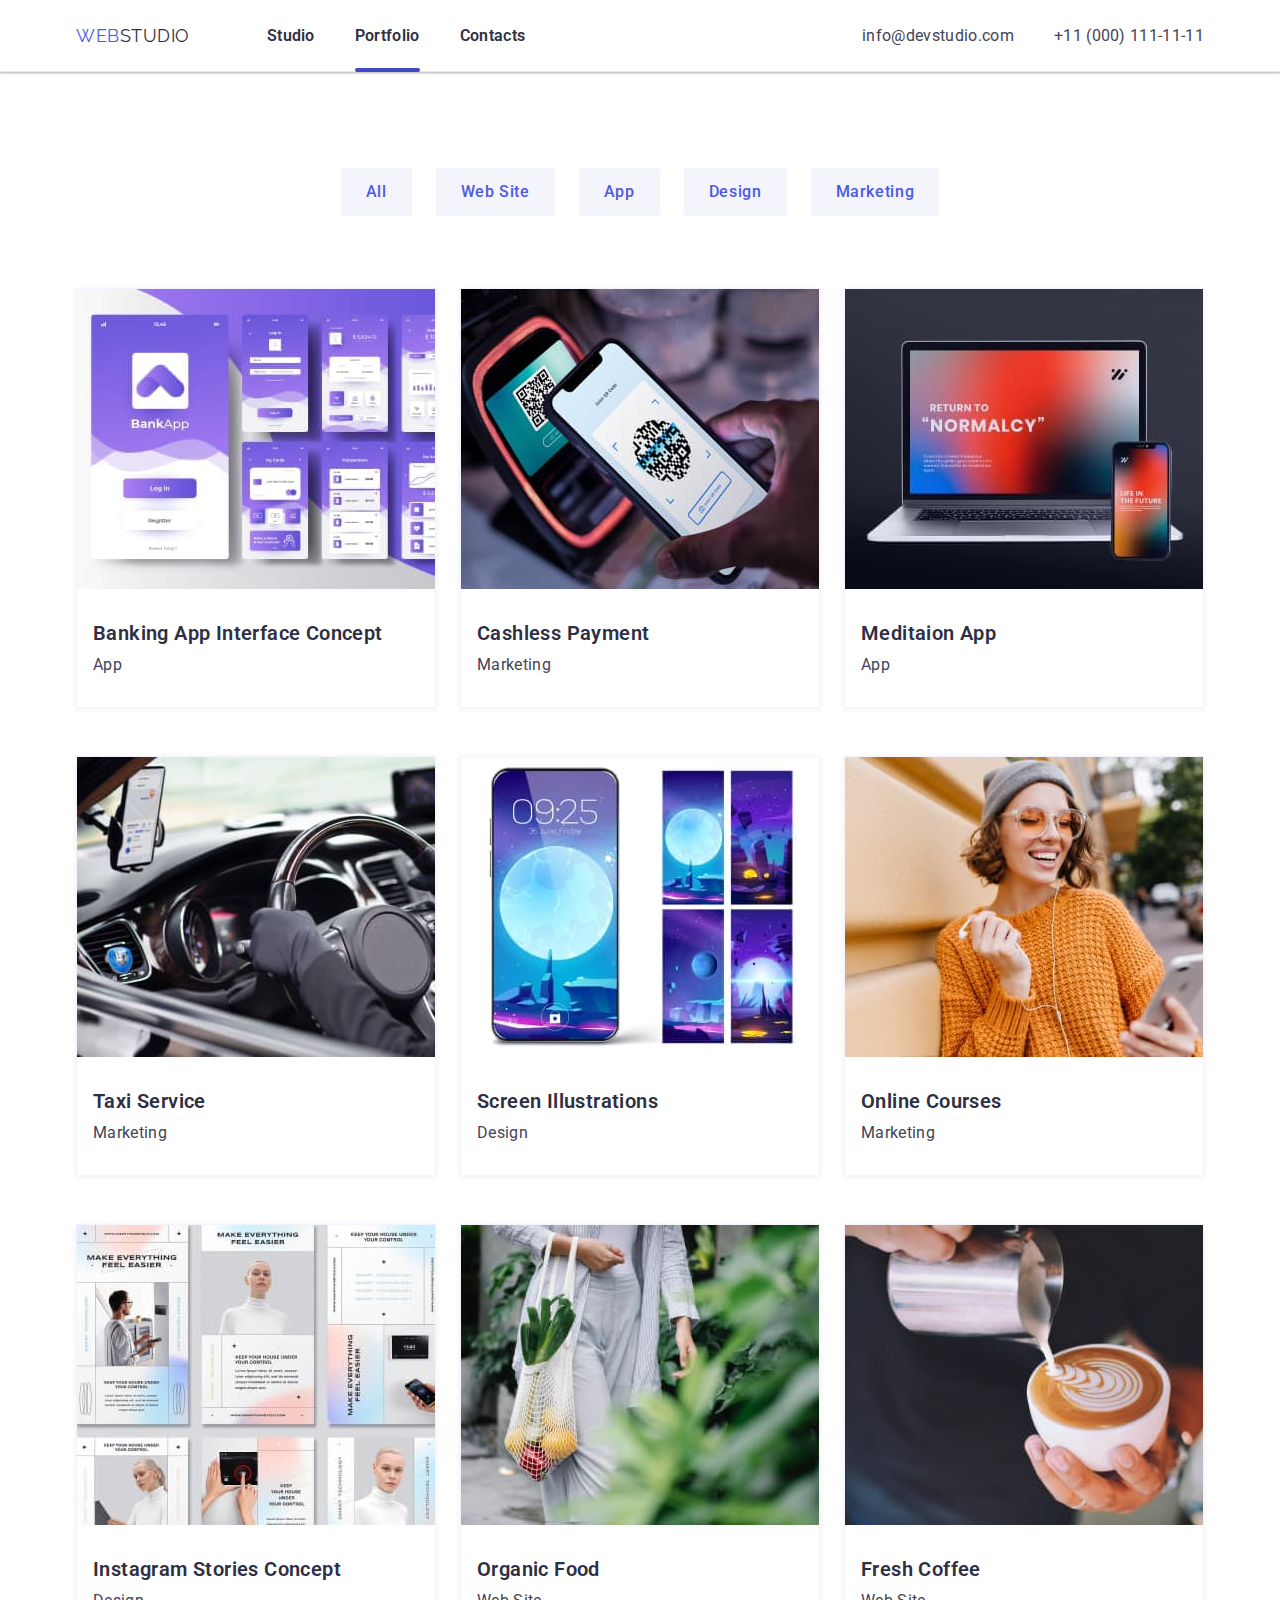
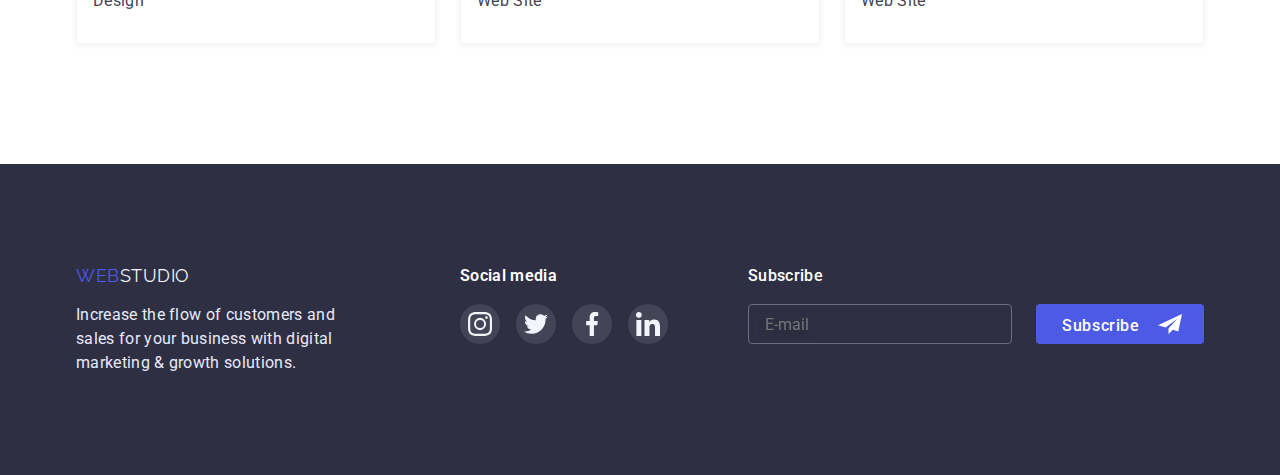
<file: portfolio.html>
<!DOCTYPE html>
<html lang="en">
<head>
    <meta charset="UTF-8">
    <meta http-equiv="X-UA-Compatible" content="IE=edge">
    <meta name="viewport" content="width=device-width, initial-scale=1.0">
    <title>Studio</title>
    <link rel="stylesheet" href="https://cdnjs.cloudflare.com/ajax/libs/modern-normalize/1.1.0/modern-normalize.min.css">
    <link rel="preconnect" href="https://fonts.googleapis.com"><link rel="preconnect" href="https://fonts.gstatic.com" crossorigin><link href="https://fonts.googleapis.com/css2?family=Raleway:wght@700&family=Roboto:wght@400;500;700;900&display=swap" rel="stylesheet">
    <link rel="stylesheet" href="./css/styles.css">
</head>
<body>
    <!-- Portfolio-navigation  -->
    <header class="portfolio-navigation navigation">
        <div class="container">
            <nav class="nav-item-link">
                <a class="link logo" href="index.html"><span class="partlogo">Web</span>Studio</a>                    
                     <ul class="navigation-list">
                         <li>
                            <a class="link cite-nav" href="index.html">Studio</a>
                        </li>
                         <li>
                             <div class="topnav">
                             <a class="link cite-nav" href="./portfolio.html">Portfolio</a>
                             </div>
                         </li>
                            <li>
                            <a class="link cite-nav" href="#">Contacts</a>
                        </li>
                     </ul>                         
             </nav> 
            <ul class="list">          
                 <li><a class="link contacts"  href="mailto:info@devstudio.com">info@devstudio.com</a></li>
                <li><a class="link contacts"  href="tel:+110001111111">+11 (000) 111-11-11</a></li>      
             </ul>       
        </div>
    </header>
    <main>
        <!-- work -->
        <section class="work">
            <div class="container"> 
                <h1 class="first-title" hidden>Examples of webstudio work</h1>  
                    <ul class="work-filter-list">
                         <li class="work-filter-item">
                             <button class="work-filter-button"  type="button">All</button>
                         </li>
                         <li class="work-filter-item">
                             <button class="work-filter-button" type="button">Web Site</button>
                         </li>
                         <li class="work-filter-item">
                            <button class="work-filter-button" type="button">App</button>
                         </li>
                         <li class="work-filter-item">
                            <button class="work-filter-button" type="button">Design</button>
                         </li>
                         <li class="work-filter-item">
                            <button class="work-filter-button" type="button">Marketing</button>
                         </li>
                     </ul>
            <!-- Photos -->
            <ul class="photos-image-list list">
                 <li class="photos-item">
                    <a class="photos-link link" href="#">
                        <div class="photos-list-img-wrapper">
                    <img src="./images/img-1.jpg" alt="Banking App Interface Concept" width="360" height="300">
                        <p class="overlay">
                            14 Stylish and User-Friendly App Design Concepts · Task Manager App · Calorie Tracker App · Exotic Fruit Ecommerce App · Cloud Storage App
                        </p>
                        </div>
                   <div class="photos-wrap">
                    <h2 class="photos-title">Banking App Interface Concept</h2>
                    <p class="photos-text">App</p>
                    </div>
                    </a>
                 </li>
                 <li class="photos-item">
                    <a class="photos-link link"  href="#">
                        <div class="photos-list-img-wrapper">
                        <img src="./images/img-2.jpg" alt="Cashless Payment" width="360" height="300">
                        <p class="overlay">
                            14 Stylish and User-Friendly App Design Concepts · Task Manager App · Calorie Tracker App · Exotic Fruit Ecommerce App · Cloud Storage App
                        </p>
                        </div>
                        <div class="photos-wrap">
                    <h2 class="photos-title">Cashless Payment</h2>
                    <p class="photos-text">Marketing</p>
                    </div>
                    </a>
                 </li>
                 <li class="photos-item">
                    <a class="photos-link link"  href="#">
                        <div class="photos-list-img-wrapper">
                             <img src="./images/img-3.jpg" alt="Meditaion App" width="360" height="300">
                        <p class="overlay">
                            14 Stylish and User-Friendly App Design Concepts · Task Manager App · Calorie Tracker App · Exotic Fruit Ecommerce App · Cloud Storage App
                        </p>
                        </div>
                     <div class="photos-wrap">
                    <h2 class="photos-title">Meditaion App</h2>
                    <p class="photos-text">App</p>
                    </div>
                    </a>
                 </li>
                  <li class="photos-item">
                    <a class="photos-link link"  href="#">
                         <div class="photos-list-img-wrapper">
                             <img src="./images/img-4.jpg" alt="Taxi Service" width="360" height="300">
                                <p class="overlay">
                                14 Stylish and User-Friendly App Design Concepts · Task Manager App · Calorie Tracker App · Exotic Fruit Ecommerce App · Cloud Storage App
                                </p>
                        </div>
                    <div class="photos-wrap">
                    <h2 class="photos-title">Taxi Service</h2>
                    <p class="photos-text">Marketing</p>
                    </div>
                    </a>
                 </li>
                 <li class="photos-item">
                    <a class="photos-link link"  href="#">
                        <div class="photos-list-img-wrapper">
                             <img src="./images/img-5.jpg" alt="Screen Illustrations" width="360" height="300">
                                 <p class="overlay">
                                 14 Stylish and User-Friendly App Design Concepts · Task Manager App · Calorie Tracker App · Exotic Fruit Ecommerce App · Cloud Storage App
                                 </p>
                        </div>
                     <div class="photos-wrap">
                    <h2 class="photos-title">Screen Illustrations</h2>
                    <p class="photos-text">Design</p>
                    </div>
                    </a>
                 </li>
                 <li class="photos-item">
                   <a class="photos-link link"  href="#">
                         <div class="photos-list-img-wrapper">  
                             <img src="./images/img-6.jpg" alt="Online Courses" width="360" height="300">
                                 <p class="overlay">
                                 14 Stylish and User-Friendly App Design Concepts · Task Manager App · Calorie Tracker App · Exotic Fruit Ecommerce App · Cloud Storage App
                                 </p>
                         </div>
                    <div class="photos-wrap">
                   <h2 class="photos-title">Online Courses</h2>
                    <p class="photos-text">Marketing</p>
                    </div>
                    </a>
                 </li>            
                 <li class="photos-item">
                   <a class="photos-link link"  href="#">
                     <div class="photos-list-img-wrapper">
                         <img src="./images/img-7.jpg" alt="Instagram Stories Concept" width="360" height="300">
                             <p class="overlay">
                             14 Stylish and User-Friendly App Design Concepts · Task Manager App · Calorie Tracker App · Exotic Fruit Ecommerce App · Cloud Storage App
                             </p>
                     </div>
                    <div class="photos-wrap">
                   <h2 class="photos-title">Instagram Stories Concept</h2>
                   <p class="photos-text">Design</p>
                   </div>
                   </a>
                 </li>
                 <li class="photos-item">
                    <a class="photos-link link"  href="#">
                     <div class="photos-list-img-wrapper"> 
                         <img src="./images/img-8.jpg" alt="Organic Food" width="360" height="300">
                             <p class="overlay">
                             14 Stylish and User-Friendly App Design Concepts · Task Manager App · Calorie Tracker App · Exotic Fruit Ecommerce App · Cloud Storage App
                             </p>
                     </div>
                     <div class="photos-wrap">
                    <h2 class="photos-title">Organic Food</h2>
                    <p class="photos-text">Web Site</p>
                    </div>
                    </a>
                 </li>
                 <li  class="photos-item">
                    <a class="photos-link link"  href="#">
                    <div class="photos-list-img-wrapper">
                        <img src="./images/img-9.jpg" alt="Fresh Coffee" width="360" height="300">
                             <p class="overlay">
                             14 Stylish and User-Friendly App Design Concepts · Task Manager App · Calorie Tracker App · Exotic Fruit Ecommerce App · Cloud Storage App
                             </p>
                     </div>
                     <div class="photos-wrap">
                    <h2 class="photos-title">Fresh Coffee</h2>
                    <p class="photos-text">Web Site</p>
                    </div>
                    </a>
                 </li>            
           </ul>   
            </div>
        </section>
    </main>
    <!-- Footer -->
   <footer class="footer">
    <div class="container">
      <div class="footer-slogan">
      <a class="link logo footpartlogo" href="index.html"><span class="partlogo">Web</span>Studio</a>
      <p class="text foot-text">Increase the flow of customers and sales for your business with digital marketing & growth solutions.</p>
      </div>
    <div class="footer-soc">
        <h2 class="footer-text">Social media</h2>
     <ul class="footer-soc-list">
        <li class="footer-soc-item">   
            <a href="" class="footer-soc-link item">
              <svg class="footer-soc-icon" width="24" height="24">
                <use href="./images/icons.svg#icon-instagram"></use>
              </svg>
            </a>
        </li>
        <li class="footer-soc-item">
            <a href="" class="footer-soc-link item">
                <svg class="footer-soc-icon" width="24" height="24">
                    <use href="./images/icons.svg#icon-twitter"></use>
                  </svg>
            </a>
        </li>
        <li class="footer-soc-item">
            <a href="" class="footer-soc-link item">
                <svg class="footer-soc-icon" width="24" height="24">
                    <use href="./images/icons.svg#icon-facebook"></use>
                  </svg>
            </a>
        </li>
        <li class="footer-soc-item">
            <a href="" class="footer-soc-link item">
                <svg class="footer-soc-icon" width="24" height="24">
                    <use href="./images/icons.svg#icon-linkedin"></use>
                  </svg>
            </a>
        </li>
    </ul>
    </div>  
<!-- container-subscribe -->
    <div class="container-subscribe">
        <p class="footer-subscribe-text">Subscribe</p>
        <form class="footer-form">
        <input
        class="subscribe-form-input"
        type="email"
        name="email"
        required
        minlength="5" 
        placeholder="E-mail" />
       <span class="button-subscribe-container">
     <button class="subscribe-form-btn" type="submit">Subscribe
        <svg class="button-icon" width="24" height="24">
            <use href="./images/icons3.svg#icon-Frame"></use>
        </svg>
    </button>
        </span>
        </form>
     </div> 
    </div>
  </footer>
  <script src="./js/modal.js"></script>
  <script src="https://unpkg.com/aos@2.3.1/dist/aos.js"></script>
  <script>
      AOS.init();
    </script>
</body>
</html>
</file>
<file: css/styles.css>
:root {
    --primary-text-color: #434455;
    --title-text-color: #2E2F42;
    --accent-color:#4D5AE5;
    --primary-white-color: #ffffff;
    --first-complementary-color:#F4F4FD;
    --second-complementary-color:#E7E9FC;
    --main-font-size:16px;
 }
* {
  box-sizing: border-box;
}
p,h1,h2,h3,h4,h5,h6 {
  margin: 0;
}
ul, ol {
  margin: 0;
  padding-left: 0;
  list-style: none;
}
img {
  display: block;
}
 /*----BODY------*/
  body{
    background-color:var(--primary-white-color);
    color: var(--primary-text-color);
    font-family:Roboto,sans-serif;
    letter-spacing: 0.02em;
  }
  /*------navigation-----*/
  .navigation {
    height: 72px;
    display: flex;
    align-items: center;
  }
   .container {
    width: 1158px;
    padding-left: 15px;
    padding-right: 15px;
    margin: 0 auto;
    }
   .navigation > .container {
    display: flex;
    align-items: center;
    }
   .navigation-list {
    display: flex;
    align-items: center;
    gap: 40px;
   }
  .nav-item-link {
    display: flex;
    align-items: center;
    margin-right: auto;
  }  
  .logo{
    color: var(--title-text-color);
    font-family:Raleway, sans-serif;
    font-size: 18px;
    line-height: 1.3;
    letter-spacing: 0.03em;
    text-transform: uppercase;
    display: flex;
    align-items: flex-end;
    flex-shrink: 0;
    margin-right: 77px;
  }
  .partlogo{
    color: var(--accent-color);
  }
  .footpartlogo{
    color: var(--first-complementary-color);
  }
  /*------NAVIGATION--------*/
  .cite-nav{
    color: var(--title-text-color);
    font-weight: 600;
    font-size:var(--main-font-size);
    line-height: 1.5;
    display: flex;
    position: relative;
  }
  .contacts{
    color: var(--primary-text-color);
    font-size:var(--main-font-size);
    line-height: 1.5;
    margin-left: 40px;
  }
  .link:hover,
  .link:focus{
    color:var(--accent-color);
  }
  .link{
    text-decoration: none; 
    transition: color 250ms cubic-bezier(0.4, 0, 0.2, 1);
  }
  /*------ line -----*/
  .topnav .cite-nav::after { 
    content: "";
    position: absolute;
    display: block;
    width: 100%;
    height: 4px;
    left: 0;
    bottom: -24px;
    background-color: #404BBF;
    border-radius: 2px;
    transition: transform 250ms cubic-bezier(0.4, 0, 0.2, 1);
    opacity: 1;
  }
  .cite-nav:hover::after,
  .cite-nav:focus::after {
   width: 100%;
  }
  /*----------------acquaintance------------*/
  .acquaintance{
    /*max-width: 1600px;*/
    background-color:var(--title-text-color);
    text-align: center;
    padding-top: 192px;
    padding-bottom: 192px;
    background-image: linear-gradient(
      rgba(46, 47, 66, 0.7),
      rgba(46, 47, 66, 0.7)),
      url(../images/people-office\ 1.jpg);
    background-repeat: no-repeat;
    background-position: center;
    background-size: cover;
  }
  .list{
    display: flex;
    flex-wrap: wrap;
  }
  .button {
    color: var(--primary-white-color);
    background-color:var(--accent-color);
    border: 1px solid var(--second-complementary-color);
    font-family: inherit;
    font-weight: 700;
    font-size:var(--main-font-size);
    line-height: 1.2;
    width: 169px;
    height: 51px;
    letter-spacing: 0.04em;
    cursor: pointer;
    box-shadow: 0px 4px 4px rgba(0, 0, 0, 0.15);
    border-radius: 4px;  
    border-color: transparent; 
    margin: 0 auto;
    display: block; 
    transition: color 250ms linear, 
    background-color  250ms linear, 
    box-shadow 250ms linear, border-radius box-shadow 250ms linear, transform 250ms cubic-bezier(0.4, 0, 0.2, 1);
  }
  .button:hover,
  .button:focus{
    color: var(--primary-white-color);
    background-color: hsl(235, 50%, 50%);
    box-shadow: 0px 4px 4px rgba(0, 0, 0, 0.15);
    border-radius: 4px;
  }
  .first-title{
    color: var(--primary-white-color);  
    font-weight: 700;
    font-size: 56px;
    line-height: 1.1;
    text-align: center;
    letter-spacing: 0.02em;
    margin-bottom: 48px;
    justify-content: center;
  } 
    /*-------------advantages------------*/
    .advantages{ 
    padding-top: 120px;
    padding-bottom: 120px;
    flex-direction: column; 
    }
  .advantages-list{   
    margin-top: 0;
    margin-bottom: 8px;
    align-items: center;
    column-gap: 24px;
    display: flex; 
  }
  .advantages-title{
    font-family: 'Roboto', sans-serif;
    font-style: normal;
    font-weight: 600;
    font-size: 20px;
    line-height: 1.20;
    letter-spacing: 0.02em;
    color: #2E2F42;
    flex: none;
    order: 0;
    flex-grow: 0;
    text-align:justify;
    margin-top: 8px;
    }
    .advantages-item{
      min-width: 264px;
    }
    .advantages-item::before{
      display: block;
      content: "";
      height: 112px;
      background: #F4F4FD;
      border-radius: 4px;
      background-size: contain;
      background-repeat: no-repeat;
      background-position: center;
    }
    .icon-antena::before{
      background-size: auto;
      background-image: url(../images/antenna\ 1.png);
    }
    .icon-clock::before{
      background-size: auto;
      background-image: url(../images/clock\ 1.png);
    }
    .icon-diagram::before{
      background-size: auto;
      background-image: url(../images/diagram\ 1.png);
    }
    .icon-astronaut::before{
      background-size: auto;
      background-image: url(../images/astronaut\ 1.png);
    }
   .advantages-text{
    margin-top: 8px;
    width: 264px;
    font-family: 'Roboto', sans-serif;
    font-style: normal;
    font-weight: 400;
    font-size: 16px;
    line-height: 1.5;
    letter-spacing: 0.02em;
    color: #434455;
    flex: none;
    order: 1;
    flex-grow: 0;
  }
/*----------------funktions---------------*/
.functions{ 
    margin: 0px;
    padding: 0px;
    padding-bottom: 120px; 
}  
.functions-title{
    font-family: 'Roboto', sans-serif;
    font-style: normal;
    font-weight: 600;
    font-size: 36px;
    line-height: 1.11;
    text-align: center;
    letter-spacing: 0.02em;
    text-transform: capitalize;
    color: #2E2F42;
}
  .funktions-item{
    width: calc((100% - 60px) / 3); 
    margin-bottom: 72px; 
  }
.function-list{
    margin-top: 72px;
    gap: 24px; 
    display: flex;
    gap: 24px;
} 
.service{  
  background: linear-gradient(0deg, rgba(77, 90, 229, 0.1), rgba(77, 90, 229, 0.1)), url(2368.jpg);
  background-blend-mode: soft-light, normal;
  border: 1px solid #E7E9FC;
}
  /*-------------------*/
 .second-title,
 .third-title {  
    color: var(--title-text-color);
    font-weight: 600;
    font-size: 20px;
    line-height: 1.2;
    text-align: center;
    align-items: center;
 }
 .text,
 .photos-text{
    font-size:var(--main-font-size);
    line-height: 1.5;
 }
 /*-------team--------*/
.team{
    text-align: center;
    background: #F4F4FD;
    padding-top: 120px;
    padding-bottom: 120px;
}
 .team-list{ 
    text-align: center;
    display: flex;
    gap: 24px;
}
.team-uptitle{
  font-family: 'Roboto', sans-serif;
  font-style: normal;
  font-weight: 600;
  font-size: 36px;
  line-height: 1.11;
  text-align: center;
  letter-spacing: 0.02em;
  text-transform: capitalize;
  color: #2E2F42;
  padding-bottom: 72px;
}
.team-item{
  box-shadow: 0px 1px 6px rgba(46, 47, 66, 0.08), 0px 1px 1px rgba(46, 47, 66, 0.16), 0px 2px 1px rgba(46, 47, 66, 0.08);
  border-radius: 0px 0px 4px 4px;
  text-align: center;
  background-color: #FFFFFF;
}
.team-wrap{
  margin-top: 32px; 
  margin-bottom: 12px;
}
.team-title{
  text-align: center;
}
.team-text{
  padding-top: 8px;
  background-color:  #FFFFFF;
  margin-bottom: 12px;
}
.team-soc-list {
 margin-top: 12px;
  display: flex;
  justify-content: center;
  gap: 24px;
  margin-bottom: 36px;
}
.team-soc-item {
  width: 40px;
  height: 40px;
  color: #F4F4FD;
}
.team-soc-link {
  width: 100%;
  height: 100%;
  background-color: #4D5AE5;
  border-radius: 50%;
  display: flex;
  align-items: center;
  justify-content: center;
  transition: background-color 250ms linear, opacity 250ms cubic-bezier(0.4, 0, 0.2, 1), visibility 300ms linear;
}
.team-soc-icon,
.footer-soc-icon {
  fill: #F4F4FD;
}
.team-soc-link:hover,
.team-soc-link:focus {
  background-color:  hsl(235, 50%, 50%);
}
  /*---------customers--------*/
.customers {
  padding-top: 130px;
  padding-bottom: 120px;
}
.customers-title{
font-family: 'Roboto', sans-serif;
font-style: normal;
font-weight: 700;
font-size: 36px;
line-height: 1.16;
text-align: center;
letter-spacing: 0.03em;
color: #2E2F42;
margin-bottom: 72px;
}
.customers-list{
list-style-type: none;
display: flex;
gap: 24px;
}
.customers-icon{
width: 168px;
height: 88px;
fill: #8E8F99;
padding: 16px 32px;
border-radius: 4px;
border: 1px solid #8E8F99;
transition: fill 250ms linear, border 250ms linear, cubic-bezier(0.4, 0, 0.2, 1);
}
.customers-link{
display:inline-flex;
align-items: center;
justify-content: center;
background-color:  #ffffff;
fill: #8E8F99;
transition: fill 250ms linear, border 250ms linear, cubic-bezier(0.4, 0, 0.2, 1);
}
.customers-link:focus .customers-icon,
.customers-link:active .customers-icon,
.customers-link:hover .customers-icon {
fill: #4D5AE5;
border: 1px solid #4D5AE5;
}
 /*-------footer---------*/
.footer {
padding-top: 100px;
background-color:var(--title-text-color);
padding-bottom: 100px;
}
.footer .container{
display:flex;
}
.footer-slogan {
max-width: 264px;
margin: 0px;
padding: 0px;
}
.foot-text{
width: 264px;
color: var(--second-complementary-color);
margin-top: 16px;
}
.footer-soc {
margin-left: 120px;
width: 208px;
height: 80px;
}
.footer-text {
font-family: 'Roboto', sans-serif;
font-style: normal;
font-weight: 600;
font-size: 16px;
line-height: 1.50;
letter-spacing: 0.02em;
color: #FFFFFF;
margin-bottom: 16px;
}
.footer-soc-list {
gap: 16px;
display: flex;
}
.footer-soc-item {
width: 40px;
height: 40px;
}
.footer-soc-link {
width: 100%;
height: 100%;
background: rgb(255, 255, 255, 0.1); 
border-radius: 50%;
display: flex;
align-items: center;
justify-content: center;
transition: background-color 250ms cubic-bezier(0.4, 0, 0.2, 1), visibility 300ms linear;
}
.footer-soc-link:hover,
.footer-soc-link:focus {
background-color: #31D0AA;
}
/*---------subscribe--------*/
.container-subscribe {
margin-left: 80px;
background-color: transparent;
width: 456px;
height: 80px;
}
.footer-subscribe-text {
font-family: 'Roboto', sans-serif;
font-style: normal;
font-weight: 500;
font-size: 16px;
line-height: 1.50;
letter-spacing: 0.02em;
color: #FFFFFF;
margin-bottom: 16px;
}
.subscribe-form-input {
padding-left: 16px;
width: 264px;
height: 40px;
border: 1px solid rgba(255, 255, 255, 0.3);
filter: drop-shadow(0px 4px 4px rgba(0, 0, 0, 0.15));
border-radius: 4px;
background-color: transparent;
}
.subscribe-form-input:focus {
outline: none;
color: var(--first-complementary-color);
border: 1px solid var(--accent-color);
}
.subscribe-form-btn {
position: absolute;
margin-left: 24px;
width: 168px;
height: 40px;
padding: 8px 24px;
font-family: 'Roboto', sans-serif;
font-style: normal;
font-weight: 500;
line-height: 1.50;
align-items: center;
text-align: center;
letter-spacing: 0.04em;
color: #FFFFFF;
padding: 8px 64px 8px 24px;
border-radius: 4px;
cursor: pointer;
background-color:  #4D5AE5;
border-color: transparent;
transition: color 250ms linear, background-color 250ms linear cubic-bezier(0.075, 0.82, 0.165, 1);
}
.button-subscribe-container {
position: relative;
}
.button-icon {
gap: 1px;
width: 24px;
height: 24px;
top: 50%;
left: 120px;
transform: translateY(-50%);
position: absolute;
display: block;
background-color: transparent;
fill: var(--primary-white-color);
}
.subscribe-form-btn:hover,
.subscribe-form-btn:focus{
color:var(--primary-white-color);
background-color: #404BBF;
}
 /*------------------------PORTFOLIO---------------------------*/
.portfolio-navigation{
border-bottom: 1px solid #E7E9FC;
box-shadow: 0px 2px 1px rgba(46, 47, 66, 0.08),
 0px 1px 1px rgba(46, 47, 66, 0.16), 
 0px 1px 6px rgba(46, 47, 66, 0.08);
 }
 /*--work--*/
.work {
padding-top: 96px;
padding-bottom: 120px;
align-items: center;
justify-content: center;
 }
 .work-filter-list {
gap: 24px;
display: flex;
justify-content: center;
align-items: center;
}
.work-filter-button {
  font-family: 'Roboto', sans-serif;
  font-style: normal;
  font-weight: 500;
  font-size: 16px;
  text-align: center;
  letter-spacing: 0.04em;
  height: 48px;
  padding: 12px 24px;
  cursor: pointer;
  border-radius: 4px;
  color: var(--accent-color);
  background-color: #F4F4FD;
  border: 1px solid #E7E9FC;
  line-height: 1.2;
  border-color: transparent; 
  height: 48px;
  transition: background-color 250ms linear, color 250ms linear, box-shadow 250ms linear, cubic-bezier(0.4, 0, 0.2, 1), visibility 300ms linear;
}
.work-filter-button:hover,
.work-filter-button:focus {
  background-color: #4D5AE5;
  color: #fff;
  box-shadow: 0px 3px 1px rgba(0, 0, 0, 0.1),
   0px 2px 1px rgba(0, 0, 0, 0.08), 
   0px 2px 2px rgba(0, 0, 0, 0.12);
}
/*-----------photos--------*/
  .photos-image-list{
  margin-top: 72px;
  display: flex; 
  flex-wrap: wrap;
  column-gap: 24px;
  row-gap: 48px;
  justify-content: center;
}
.photos-item:hover {
  border: 0.5px solid #F4F4FD;
  box-shadow: 0px 1px 6px rgba(46, 47, 66, 0.08),
   0px 1px 1px rgba(46, 47, 66, 0.16),
   0px 2px 1px rgba(46, 47, 66, 0.08);
}
.photos-title{
  font-family: 'Roboto', sans-serif;
  font-weight: 600;
  font-style: normal;
  font-size: 20px;
  line-height: 1.20;
  letter-spacing: 0.02em;
  color: #2E2F42; 
}
.photos-wrap { 
  padding-top: 32px;
  padding-bottom: 32px;
  padding-left: 16px;
}
.photos-text{ 
  font-style: normal;
  font-weight: 400;
  font-size: 16px;
  line-height: 1.50;
  letter-spacing: 0.02em;
  color: #434455;
  margin-top: 8px;
  font-family: 'Roboto', sans-serif;
}
.photos-item{
border: 0.5px solid #F4F4FD;
box-shadow: 0px 1px 6px rgba(46, 47, 66, 0.08);
width: calc((100% - 48px) / 3 );
width: 360px;
height: 420px;
transition: border 250ms linear, box-shadow 250ms linear cubic-bezier(0.4, 0, 0.2, 1), visibility 300ms linear;
}
.img {
  display: block;
  max-width: 100%;
  height: auto;
}
.photos-link {
  display: block;
  transition: transform 250ms linear cubic-bezier(0.4, 0, 0.2, 1), visibility 300ms linear;
}
.photos-list-img-wrapper {
  position: relative;
  overflow: hidden;
  content: '';
}
.overlay {
  position: absolute;
  left: 0;
  top: 0;
  width: 100%;
  height: 100%;
  overflow: auto;
  transform: translate(0, 100%);
  transition: transform 250ms linear;
  font-size: 16px;
  color: #F4F4FD;
  padding-top: 40px;
  padding-bottom: 164px;
  padding-left: 32px;
  padding-right: 32px;
  background-color: #4D5AE5;
  transition: transform 250ms linear cubic-bezier(0.4, 0, 0.2, 1), visibility 300ms linear;
}
.photos-link:hover .overlay,
.photos-link:focus .overlay {
  transform: translate(0, 0);
}
/*-------modal window-------*/
.backdrop {
position: fixed;
top: 0;
left: 0;
z-index: 100;
width: 100%;
height: 100%;
background: rgba(46, 47, 66, 0.4);
opacity: 1;
transition: opacity 250ms cubic-bezier(0.4, 0, 0.2, 1),
visibility 250ms cubic-bezier(0.4, 0, 0.2, 1);
}
.backdrop.is-hidden {
opacity: 0;
visibility: hidden;
pointer-events: none;
}
.modal {
position: absolute;
top: 50%;
left: 50%;
width: 408px;
height: 584px;
border-radius: 4px;
background-color: var(--primary-white-color);
padding: 24px;
transform: translate(-50%, -50%) scale(1);
transition: transform 250ms cubic-bezier(0.4, 0, 0.2, 1);
}
.backdrop.is-hidden .modal {
  transform: translate(-50%, -50%) scale(0);
}
.modal-close-btn {
cursor: pointer;
top: 24px;
right: 24px;
position: absolute;
display: flex;
align-items: center;
width: 24px;
justify-content: center;
height: 24px;
border-radius: 50%;
background-color:  #dfe1ed;;
border: 1px solid rgba(0, 0, 0, 0.1);
padding: 0;
transition: backgraund-color var(--primary-text-color) 250ms linear cubic-bezier(0.4, 0, 0.2, 1),
border-color 250ms linear cubic-bezier(0.4, 0, 0.2, 1);
}
.modal-close-btn-icon {
transition: background-color 250ms linear cubic-bezier(0.4, 0, 0.2, 1);
}
  .modal-close-btn:hover,
  .modal-close-btn:focus {
    background-color: #404BBF;
    fill: var(--primary-white-color);
  }
  /*.modal-close-btn:hover .modal-close-btn-icon,*/
  .modal-close-btn:focus .modal-close-btn-icon {
    outline: none;
    background-color: var(--accent-color);
  }
  /*------------modal-container------------*/
  .modal-text {
  margin-top: 57px;
  font-family: 'Roboto', sans-serif;
  font-style: normal;
  font-weight: 500;
  font-size: 16px;
  line-height: 1.50;
  text-align: center;
  letter-spacing: 0.02em;
  color: #2E2F42;
  }
  .modal-form {
  display: flex;
  flex-direction: column;
  margin-top: 16px;
  width: 360px;
  }
.modal-form-field {
background-color: transparent;
margin-bottom: 8px;
}
.modal-form-input-desc {
display: block;
background-color:transparent;
font-family: 'Roboto', sans-serif;
font-style: normal;
font-weight: 400;
font-size: 12px;
line-height: 1.16;
letter-spacing: 0.01em;
color: #8E8F99;
margin-bottom: 4px;
}
 .modal-form-input-wrapper {
 position: relative;
 width: 100%;
 }
.modal-form-input {
padding-left: 38px;
width: 100%;
height: 40px;
box-sizing: border-box;
border-radius: 4px;
background-color: transparent;
border: 1px solid rgba(33, 33, 33, 0.2);
transition: border-color var(--first-complementary-color) 250ms linear cubic-bezier(0.4, 0, 0.2, 1);
}
.modal-form-input:focus {
outline: none;
border-color: var(--accent-color);
}
.modal-form-input-icon {
position: absolute;
display: block;
top: 50%;
left: 19px;
transform: translateY(-50%);
transition: fill var(--first-complementary-color) 250ms linear cubic-bezier(0.4, 0, 0.2, 1);
}
.modal-form-input:focus + .modal-form-input-icon {
fill: #404BBF;
}
.modal-form-message {
width: 100%;
height: 120px;
font-family: 'Roboto', sans-serif;
font-style: normal;
font-weight: 400;
font-size: 12px;
line-height: 1.16;
letter-spacing: 0.01em;
color: #2E2F42;
border: 1px solid rgba(33, 33, 33, 0.2);
border-radius: 4px;
padding: 8px 16px;
resize: none;
transition: border-color 250ms linear cubic-bezier(0.4, 0, 0.2, 1);
}
.modal-form-message:focus {
outline: none;
border-color: var(--accent-color);
}
.modal-form-message::placeholder {
font-size: 12px;
color: rgba(117, 117, 117, 0.5);
}
/*------- checkbox --------*/
.modal-form-check-desc {
  display: flex;
  align-items: center;
  font-family: 'Roboto', sans-serif;
  font-style: normal;
  font-weight: 400;
  font-size: 12px;
  line-height: 1.33;
  letter-spacing: 0.04em;
  color: #757575;
  margin-bottom: 24px;
}
.visually-hidden {
  position: absolute;
  width: 1px;
  height: 1px;
  margin: -1px;
  padding: 0;
  overflow: hidden;
  border: 0;
  clip: rect(0 0 0 0);
}
.modal-form-check-desc::before {
  display: block;
  width: 16px;
  height: 16px;
  border: 1px solid #2E2F42;
  content: '';
  cursor: pointer;
  border-radius: 4px;
  margin-right: 12px;
}
.modal-form-check:checked + .modal-form-check-desc::before {
background-color: #404BBF;
background-image: url(../images/vector.svg);
background-repeat: no-repeat;
display: flex;
align-items:center;
background-position: center;
border: #404BBF;
}
.modal-form-check:focus + .modal-form-check-desc::before {
outline: none;
}

.modal-form-submit {
align-self: center;
padding: 16px 32px;
width: 169px;
height: 56px;
color: var(--primary-white-color);
background-color:var(--accent-color);
border: 1px solid var(--second-complementary-color);
font-family: inherit;
font-weight: 700;
font-size:var(--main-font-size);
line-height: 1.2;
letter-spacing: 0.04em;
border-color: transparent; 
align-items: center;
cursor: pointer;
box-shadow: 0px 4px 4px rgba(0, 0, 0, 0.15);
border-radius: 4px;  
margin: 0 auto;
display: block; 
transition: color 250ms linear cubic-bezier(0.4, 0, 0.2, 1), visibility 300ms linear,
background-color  250ms linear, 
box-shadow 250ms linear, border-radius box-shadow 250ms linear, transform 250ms cubic-bezier(0.4, 0, 0.2, 1);
}
.modal-form-submit:hover,
.modal-form-submit:focus {
color: var(--primary-white-color);
background-color: hsl(235, 50%, 50%);
box-shadow: 0px 4px 4px rgba(0, 0, 0, 0.15);
border-radius: 4px;
}
</file>
